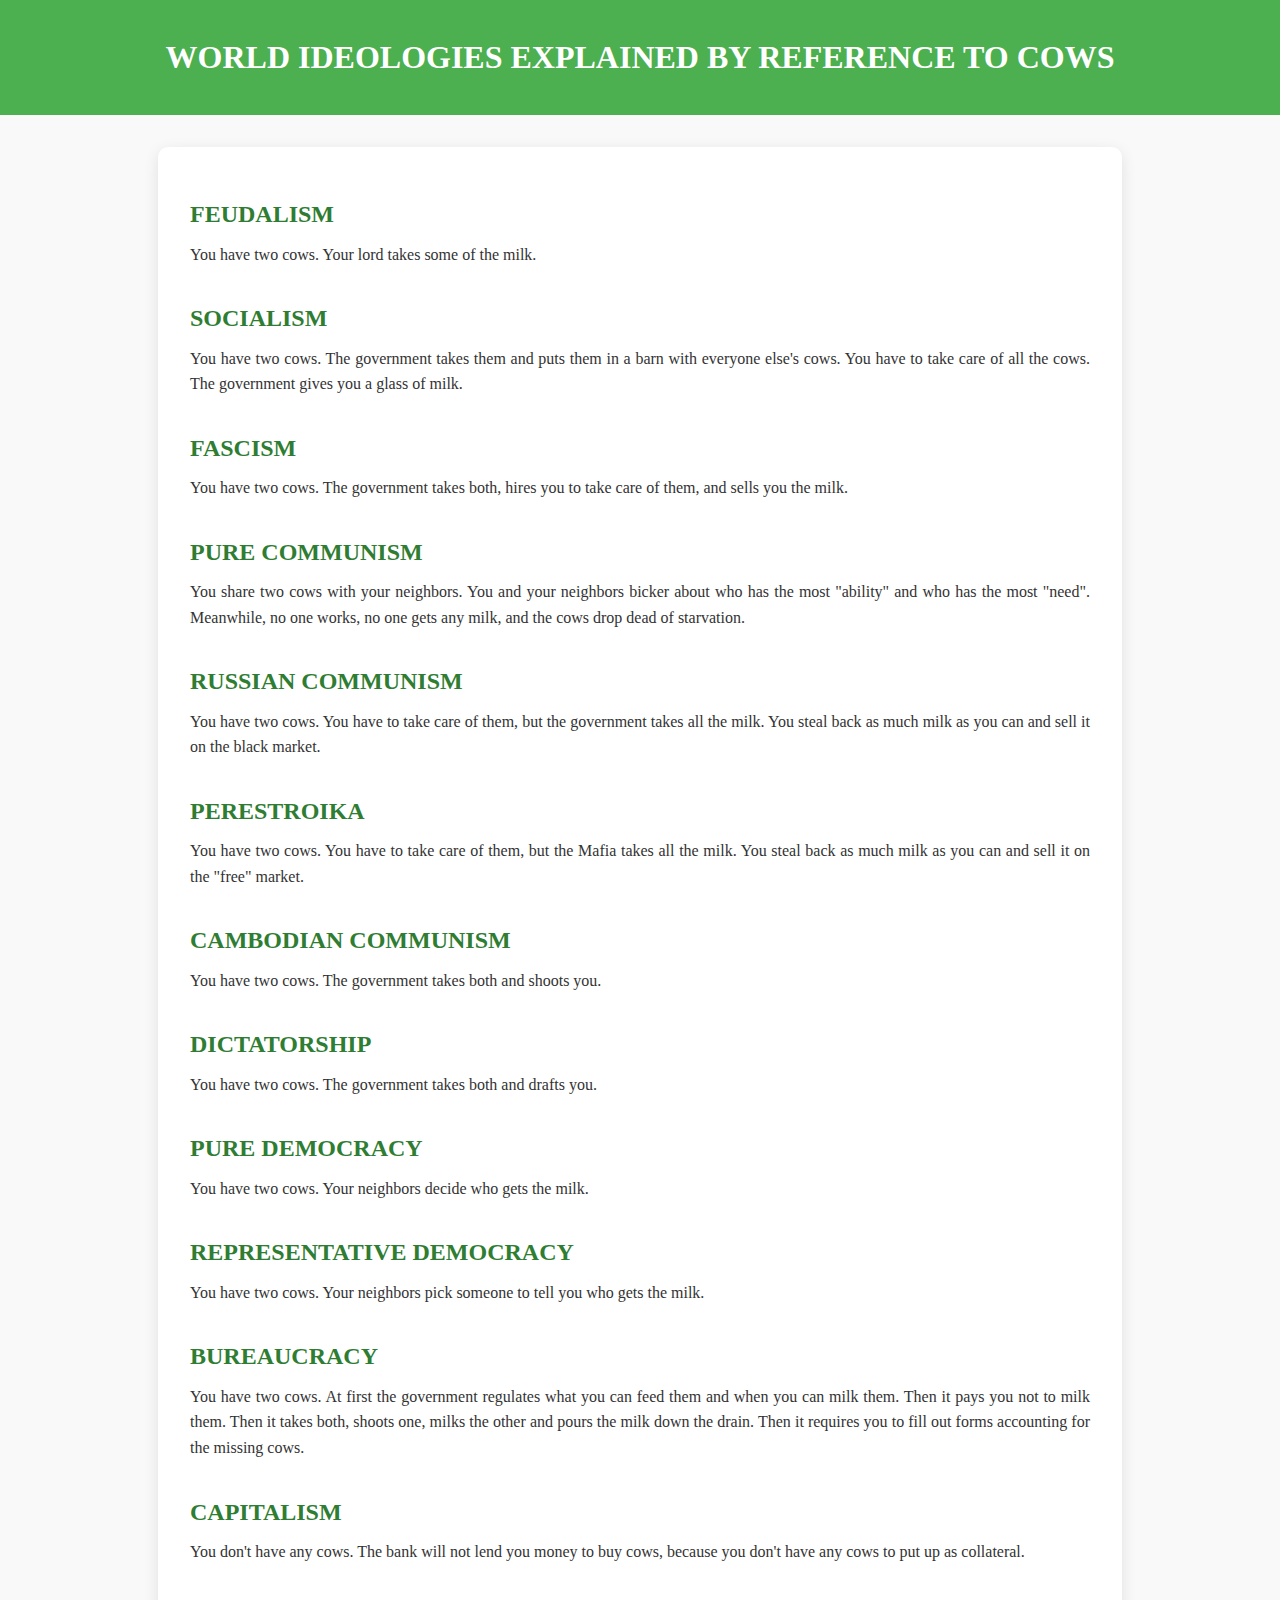
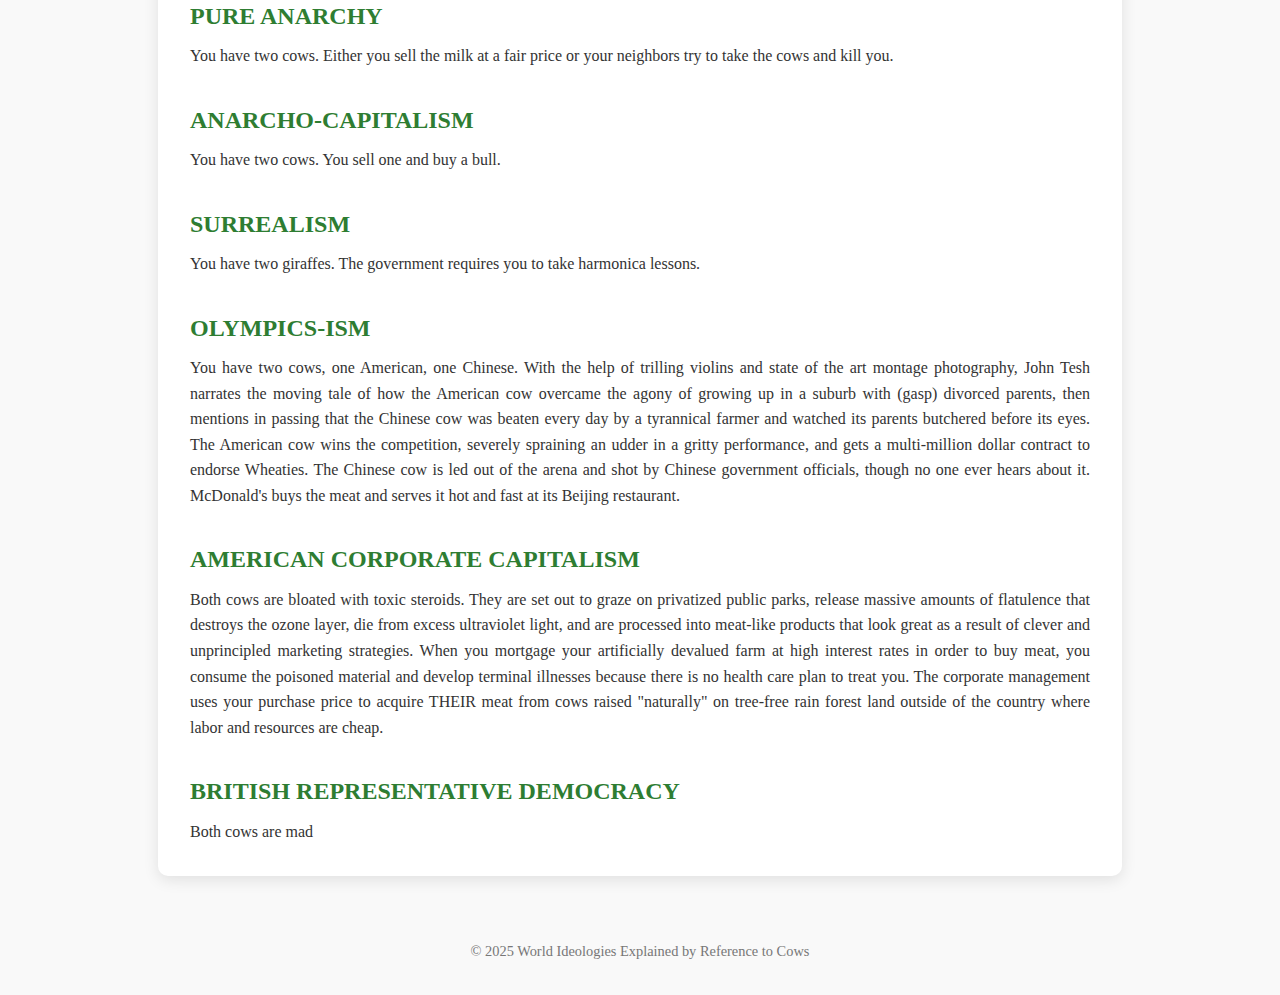
<file: !DOCTYPE.html>
<!DOCTYPE html>
<html lang="en">
<head>
    <meta charset="UTF-8">
    <meta name="viewport" content="width=device-width, initial-scale=1.0">
    <title>World Ideologies Explained by Reference to Cows</title>
    <style>
        body {
            font-family: 'Georgia', serif;
            line-height: 1.6;
            background-color: #f9f9f9;
            color: #333;
            margin: 0;
            padding: 0;
        }

        header {
            background-color: #4CAF50;
            color: white;
            padding: 2rem;
            text-align: center;
            font-size: 2rem;
            font-weight: bold;
        }

        main {
            max-width: 900px;
            margin: 2rem auto;
            padding: 1rem 2rem;
            background-color: white;
            border-radius: 10px;
            box-shadow: 0 4px 15px rgba(0,0,0,0.1);
        }

        h2 {
            color: #2E7D32;
            margin-top: 2rem;
            margin-bottom: 0.5rem;
        }

        p {
            margin: 0.5rem 0 1rem 0;
            text-align: justify;
        }

        footer {
            text-align: center;
            padding: 2rem;
            font-size: 0.9rem;
            color: #777;
        }
    </style>
</head>
<body>
    <header>WORLD IDEOLOGIES EXPLAINED BY REFERENCE TO COWS</header>
    <main>
        <h2>FEUDALISM</h2>
        <p>You have two cows. Your lord takes some of the milk.</p>

        <h2>SOCIALISM</h2>
        <p>You have two cows. The government takes them and puts them in a barn with everyone else's cows. You have to take care of all the cows. The government gives you a glass of milk.</p>

        <h2>FASCISM</h2>
        <p>You have two cows. The government takes both, hires you to take care of them, and sells you the milk.</p>

        <h2>PURE COMMUNISM</h2>
        <p>You share two cows with your neighbors. You and your neighbors bicker about who has the most "ability" and who has the most "need". Meanwhile, no one works, no one gets any milk, and the cows drop dead of starvation.</p>

        <h2>RUSSIAN COMMUNISM</h2>
        <p>You have two cows. You have to take care of them, but the government takes all the milk. You steal back as much milk as you can and sell it on the black market.</p>

        <h2>PERESTROIKA</h2>
        <p>You have two cows. You have to take care of them, but the Mafia takes all the milk. You steal back as much milk as you can and sell it on the "free" market.</p>

        <h2>CAMBODIAN COMMUNISM</h2>
        <p>You have two cows. The government takes both and shoots you.</p>

        <h2>DICTATORSHIP</h2>
        <p>You have two cows. The government takes both and drafts you.</p>

        <h2>PURE DEMOCRACY</h2>
        <p>You have two cows. Your neighbors decide who gets the milk.</p>

        <h2>REPRESENTATIVE DEMOCRACY</h2>
        <p>You have two cows. Your neighbors pick someone to tell you who gets the milk.</p>

        <h2>BUREAUCRACY</h2>
        <p>You have two cows. At first the government regulates what you can feed them and when you can milk them. Then it pays you not to milk them. Then it takes both, shoots one, milks the other and pours the milk down the drain. Then it requires you to fill out forms accounting for the missing cows.</p>

        <h2>CAPITALISM</h2>
        <p>You don't have any cows. The bank will not lend you money to buy cows, because you don't have any cows to put up as collateral.</p>

        <h2>PURE ANARCHY</h2>
        <p>You have two cows. Either you sell the milk at a fair price or your neighbors try to take the cows and kill you.</p>

        <h2>ANARCHO-CAPITALISM</h2>
        <p>You have two cows. You sell one and buy a bull.</p>

        <h2>SURREALISM</h2>
        <p>You have two giraffes. The government requires you to take harmonica lessons.</p>

        <h2>OLYMPICS-ISM</h2>
        <p>You have two cows, one American, one Chinese. With the help of trilling violins and state of the art montage photography, John Tesh narrates the moving tale of how the American cow overcame the agony of growing up in a suburb with (gasp) divorced parents, then mentions in passing that the Chinese cow was beaten every day by a tyrannical farmer and watched its parents butchered before its eyes. The American cow wins the competition, severely spraining an udder in a gritty performance, and gets a multi-million dollar contract to endorse Wheaties. The Chinese cow is led out of the arena and shot by Chinese government officials, though no one ever hears about it. McDonald's buys the meat and serves it hot and fast at its Beijing restaurant.</p>

        <h2>AMERICAN CORPORATE CAPITALISM</h2>
        <p>Both cows are bloated with toxic steroids. They are set out to graze on privatized public parks, release massive amounts of flatulence that destroys the ozone layer, die from excess ultraviolet light, and are processed into meat-like products that look great as a result of clever and unprincipled marketing strategies. When you mortgage your artificially devalued farm at high interest rates in order to buy meat, you consume the poisoned material and develop terminal illnesses because there is no health care plan to treat you. The corporate management uses your purchase price to acquire THEIR meat from cows raised "naturally" on tree-free rain forest land outside of the country where labor and resources are cheap.</p>

        <h2>BRITISH REPRESENTATIVE DEMOCRACY</h2>
        <p>Both cows are mad</p>
    </main>
    <footer>
        &copy; 2025 World Ideologies Explained by Reference to Cows
    </footer>
</body>
</html>
</file>
